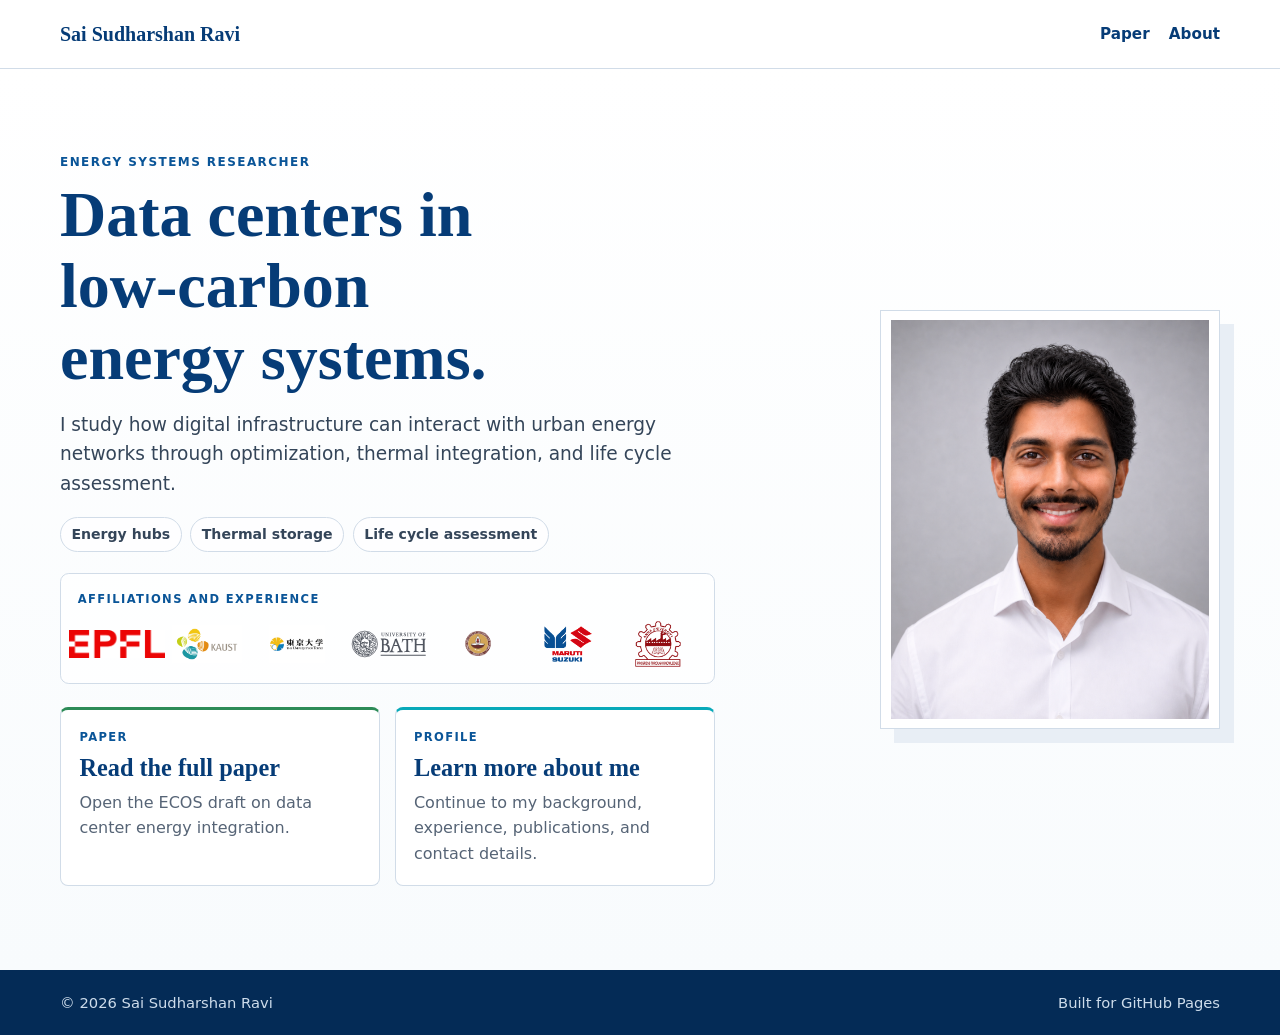
<file: public/index.html>
<!doctype html>
<html lang="en">
<head>
  <meta charset="utf-8">
  <meta name="viewport" content="width=device-width, initial-scale=1">
  <meta name="description" content="Sai Sudharshan Ravi - research paper and CV.">
  <meta name="theme-color" content="#063c77">
  <title>Sai Sudharshan Ravi | Research and CV</title>
  <link rel="icon" href="assets/favicon.svg" type="image/svg+xml">
  <link rel="stylesheet" href="assets/styles.css?v=20260624-3">
</head>
<body>
  <a class="skip-link" href="#main">Skip to content</a>
  <header class="landing-header">
    <div class="shell landing-nav">
      <a class="brand-link" href="index.html">Sai Sudharshan Ravi</a>
      <nav class="landing-actions" aria-label="Primary">
        <a href="assets/ECOS_draft_template_followed.pdf" target="_blank" rel="noopener">Paper</a>
        <a href="cv.html">About</a>
      </nav>
    </div>
  </header>

  <main id="main" class="landing-page">
    <section class="landing-hero shell">
      <div class="landing-copy">
        <p class="section-kicker">Energy systems researcher</p>
        <h1>Data centers in low-carbon energy systems.</h1>
        <p class="landing-lede">I study how digital infrastructure can interact with urban energy networks through optimization, thermal integration, and life cycle assessment.</p>
        <div class="landing-meta" aria-label="Current research themes">
          <span>Energy hubs</span>
          <span>Thermal storage</span>
          <span>Life cycle assessment</span>
        </div>
        <div class="landing-affiliations" aria-label="Affiliations and experience">
          <span>Affiliations and experience</span>
          <div class="logo-strip">
            <img class="logo-epfl" src="assets/epfl-logo.png" alt="EPFL">
            <img src="assets/kaust-logo.png" alt="KAUST">
            <img src="assets/university-of-tokyo-logo.png" alt="The University of Tokyo">
            <img src="assets/university-of-bath-logo.svg" alt="University of Bath">
            <img class="logo-seal" src="assets/iit-madras-logo.png" alt="IIT Madras">
            <img class="logo-maruti" src="assets/maruti-suzuki-logo.png" alt="Maruti Suzuki">
            <img class="logo-seal" src="assets/anna-university-logo.png" alt="Anna University">
          </div>
        </div>
        <div class="choice-grid" aria-label="Choose what to open">
          <a class="choice-card choice-primary" href="assets/ECOS_draft_template_followed.pdf" target="_blank" rel="noopener">
            <span class="choice-kicker">Paper</span>
            <strong>Read the full paper</strong>
            <span>Open the ECOS draft on data center energy integration.</span>
          </a>
          <a class="choice-card" href="cv.html">
            <span class="choice-kicker">Profile</span>
            <strong>Learn more about me</strong>
            <span>Continue to my background, experience, publications, and contact details.</span>
          </a>
        </div>
      </div>
      <figure class="landing-portrait">
        <img src="assets/headshot3.png" alt="Portrait of Sai Sudharshan Ravi">
      </figure>
    </section>
  </main>

  <footer class="site-footer">
    <div class="shell footer-flex">
      <p>© <span id="year"></span> Sai Sudharshan Ravi</p>
      <p>Built for GitHub Pages</p>
    </div>
  </footer>
  <script>document.getElementById('year').textContent = new Date().getFullYear();</script>
</body>
</html>
</file>
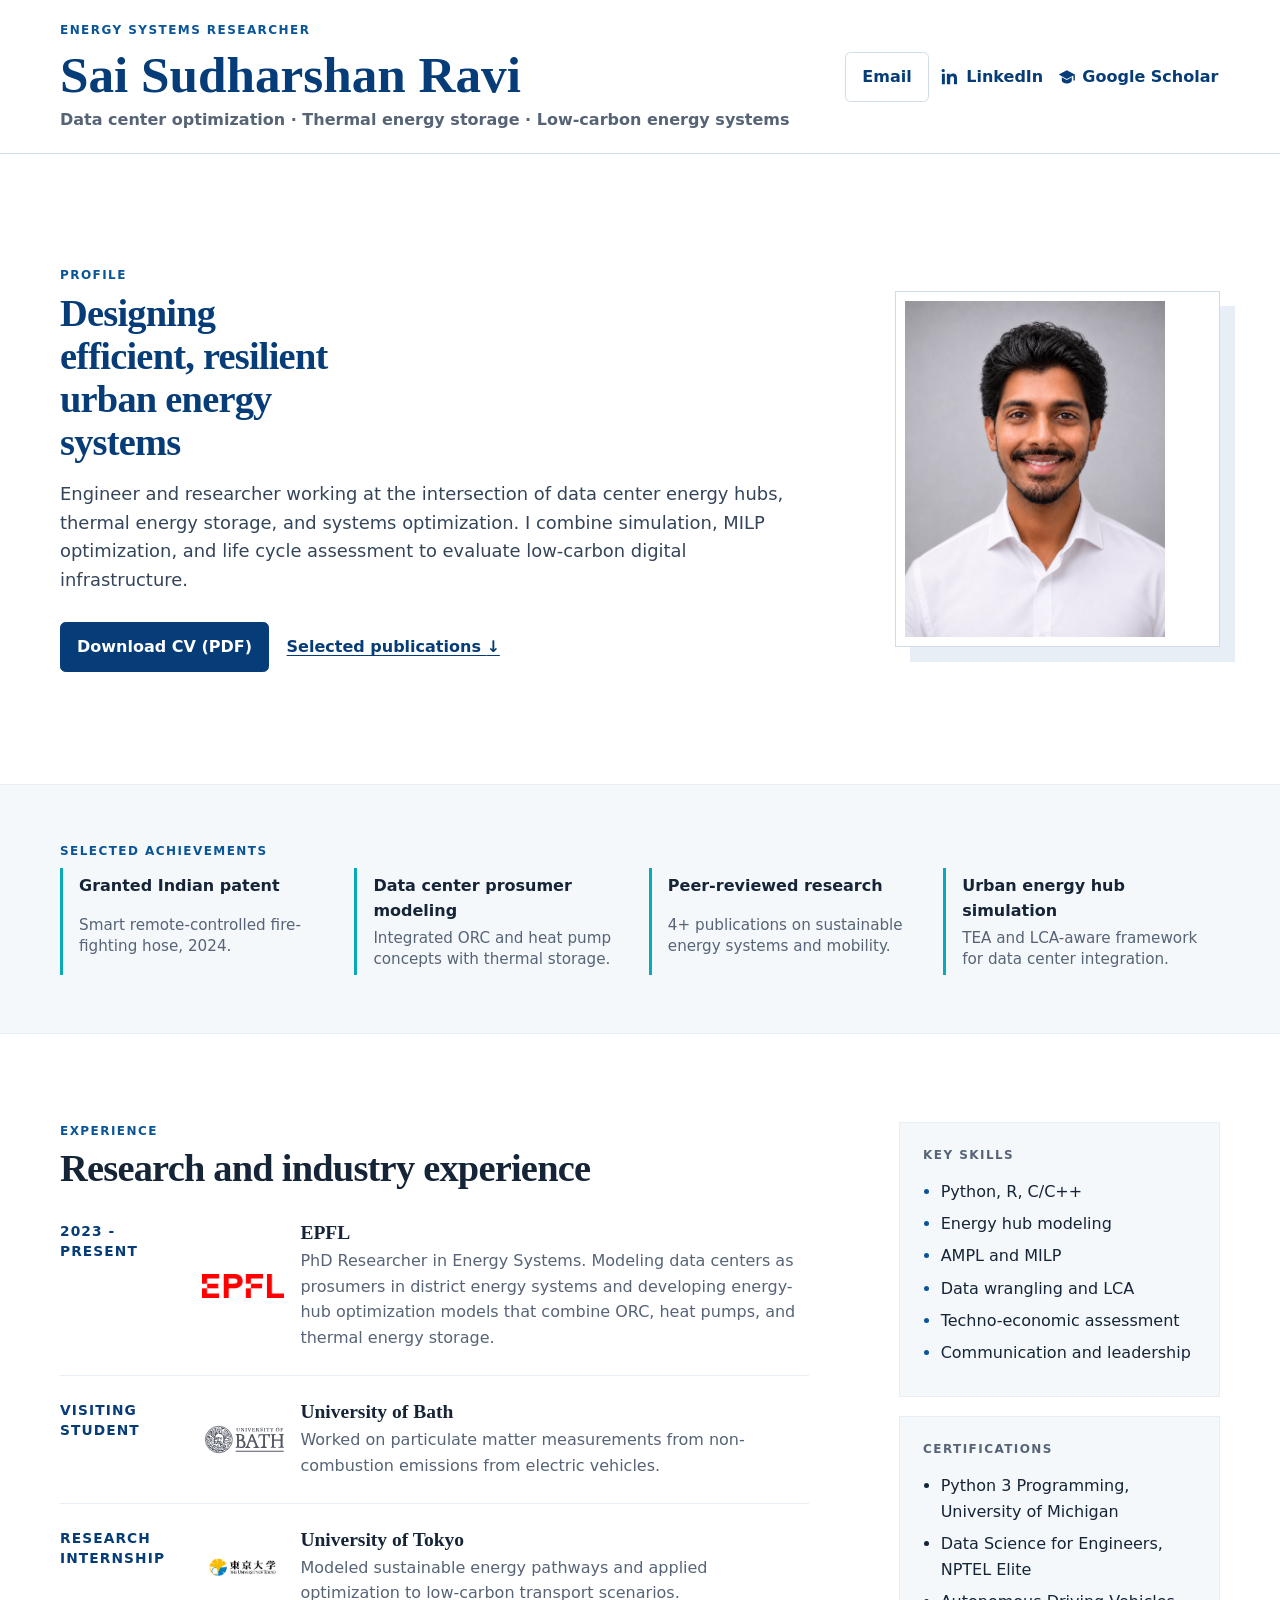
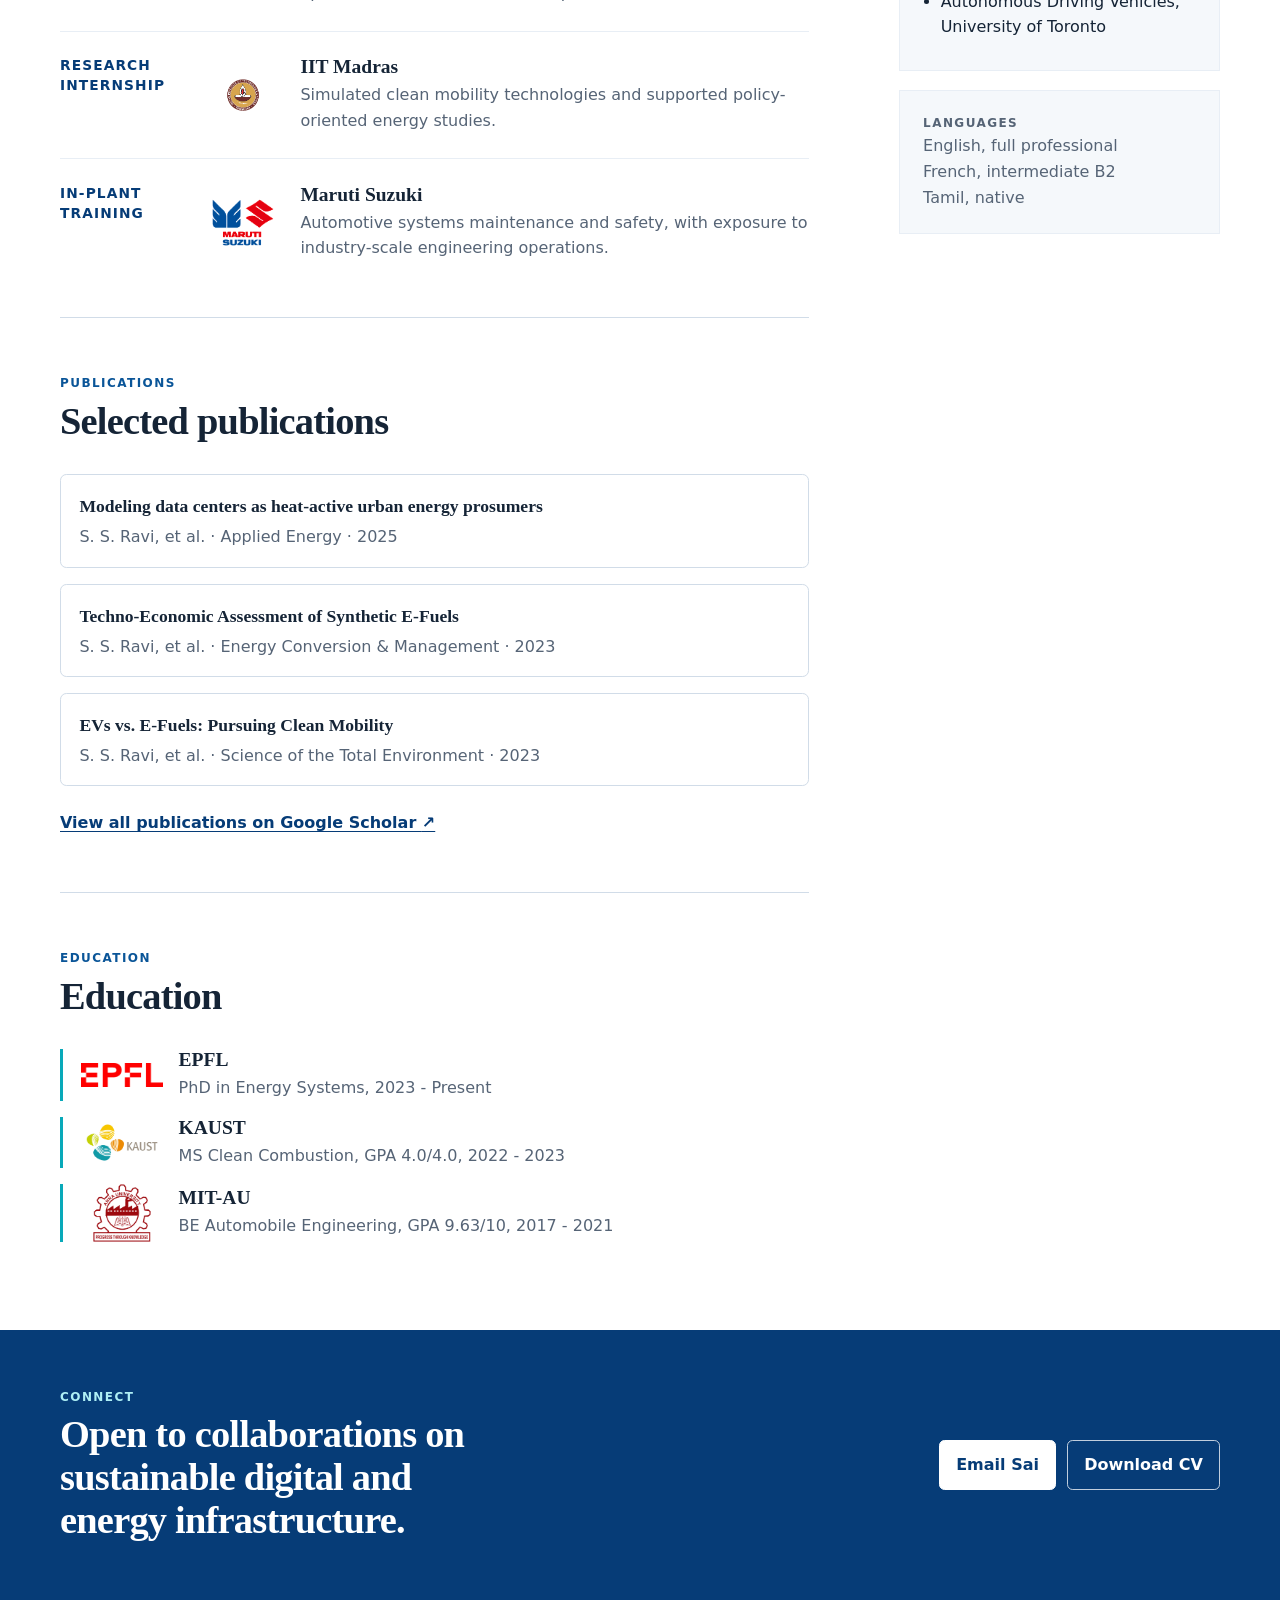
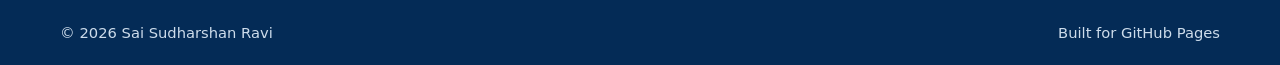
<file: public/cv.html>
<!doctype html>
<html lang="en">
<head>
  <meta charset="utf-8">
  <meta name="viewport" content="width=device-width, initial-scale=1">
  <meta name="description" content="Sai Sudharshan Ravi - Energy Systems Engineer focused on data center optimization and thermal energy storage.">
  <meta name="theme-color" content="#063c77">
  <title>Sai Sudharshan Ravi | Energy Systems Engineer</title>
  <link rel="icon" href="assets/favicon.svg" type="image/svg+xml">
  <link rel="stylesheet" href="assets/styles.css?v=20260624-3">
</head>
<body>
  <a class="skip-link" href="#main">Skip to content</a>
  <header class="site-header">
    <div class="shell header-grid">
      <div>
        <p class="eyebrow">Energy systems researcher</p>
        <h1>Sai Sudharshan Ravi</h1>
        <p class="tagline">Data center optimization · Thermal energy storage · Low-carbon energy systems</p>
      </div>
      <nav class="header-actions" aria-label="Contact and professional profiles">
        <a class="button button-secondary" href="mailto:sai.ravi@epfl.ch" aria-label="Email Sai Sudharshan Ravi">Email</a>
        <a class="icon-link" href="https://www.linkedin.com/in/sai-sudharshan-r-98b013145/" target="_blank" rel="noopener noreferrer" aria-label="Open LinkedIn profile">
          <svg viewBox="0 0 24 24" aria-hidden="true"><path d="M5.3 3.5A2.3 2.3 0 1 1 .7 3.5a2.3 2.3 0 0 1 4.6 0ZM1.2 8h4.1v14H1.2V8Zm6.7 0h4v1.9h.1c.6-1.1 1.9-2.4 4.3-2.4 4.6 0 5.5 3 5.5 7V22h-4.1v-6.8c0-1.6 0-3.8-2.3-3.8-2.4 0-2.8 1.8-2.8 3.6V22H8V8Z"/></svg>
          <span>LinkedIn</span>
        </a>
        <a class="icon-link" href="https://scholar.google.com/citations?user=BV5vAp8AAAAJ&amp;hl=en&amp;oi=ao" target="_blank" rel="noopener noreferrer" aria-label="Open Google Scholar profile">
          <svg viewBox="0 0 24 24" aria-hidden="true"><path d="M12 3 1 9l11 6 9-4.9V17h2v-8L12 3Zm-6.8 9.6V17c0 2.3 3 4 6.8 4s6.8-1.7 6.8-4v-4.4L12 16.3l-6.8-3.7Z"/></svg>
          <span>Google Scholar</span>
        </a>
      </nav>
    </div>
  </header>

  <main id="main">
    <section class="hero shell">
      <div class="hero-copy">
        <p class="section-kicker">Profile</p>
        <h2>Designing efficient, resilient urban energy systems</h2>
        <p class="lede">Engineer and researcher working at the intersection of data center energy hubs, thermal energy storage, and systems optimization. I combine simulation, MILP optimization, and life cycle assessment to evaluate low-carbon digital infrastructure.</p>
        <div class="hero-buttons">
          <a class="button" href="assets/Sai_Sudharshan_Ravi_CV.pdf" target="_blank" rel="noopener">Download CV (PDF)</a>
          <a class="text-link" href="#publications">Selected publications <span aria-hidden="true">↓</span></a>
        </div>
      </div>
      <figure class="portrait-card">
        <img src="assets/headshot3.png" alt="Portrait of Sai Sudharshan Ravi">
      </figure>
    </section>

    <section class="feature-band">
      <div class="shell">
        <p class="section-kicker">Selected achievements</p>
        <div class="highlights-grid">
          <article><strong>Granted Indian patent</strong><span>Smart remote-controlled fire-fighting hose, 2024.</span></article>
          <article><strong>Data center prosumer modeling</strong><span>Integrated ORC and heat pump concepts with thermal storage.</span></article>
          <article><strong>Peer-reviewed research</strong><span>4+ publications on sustainable energy systems and mobility.</span></article>
          <article><strong>Urban energy hub simulation</strong><span>TEA and LCA-aware framework for data center integration.</span></article>
        </div>
      </div>
    </section>

    <section class="shell content-grid">
      <div class="main-column">
        <section id="experience" class="content-section">
          <p class="section-kicker">Experience</p>
          <h2>Research and industry experience</h2>
          <ol class="timeline">
            <li>
              <div class="timeline-date">2023 - Present</div>
              <div class="entry-with-logo">
                <img class="entry-logo logo-epfl" src="assets/epfl-logo.png" alt="EPFL">
                <div><h3>EPFL</h3><p>PhD Researcher in Energy Systems. Modeling data centers as prosumers in district energy systems and developing energy-hub optimization models that combine ORC, heat pumps, and thermal energy storage.</p></div>
              </div>
            </li>
            <li>
              <div class="timeline-date">Visiting student</div>
              <div class="entry-with-logo">
                <img class="entry-logo" src="assets/university-of-bath-logo.svg" alt="University of Bath">
                <div><h3>University of Bath</h3><p>Worked on particulate matter measurements from non-combustion emissions from electric vehicles.</p></div>
              </div>
            </li>
            <li>
              <div class="timeline-date">Research internship</div>
              <div class="entry-with-logo">
                <img class="entry-logo" src="assets/university-of-tokyo-logo.png" alt="The University of Tokyo">
                <div><h3>University of Tokyo</h3><p>Modeled sustainable energy pathways and applied optimization to low-carbon transport scenarios.</p></div>
              </div>
            </li>
            <li>
              <div class="timeline-date">Research internship</div>
              <div class="entry-with-logo">
                <img class="entry-logo logo-seal" src="assets/iit-madras-logo.png" alt="IIT Madras">
                <div><h3>IIT Madras</h3><p>Simulated clean mobility technologies and supported policy-oriented energy studies.</p></div>
              </div>
            </li>
            <li>
              <div class="timeline-date">In-plant training</div>
              <div class="entry-with-logo">
                <img class="entry-logo logo-maruti" src="assets/maruti-suzuki-logo.png" alt="Maruti Suzuki">
                <div><h3>Maruti Suzuki</h3><p>Automotive systems maintenance and safety, with exposure to industry-scale engineering operations.</p></div>
              </div>
            </li>
          </ol>
        </section>

        <section id="publications" class="content-section">
          <p class="section-kicker">Publications</p>
          <h2>Selected publications</h2>
          <div class="publication-list">
            <article>
              <p class="pub-title">Modeling data centers as heat-active urban energy prosumers</p>
              <p class="pub-meta">S. S. Ravi, et al. · Applied Energy · 2025</p>
            </article>
            <article>
              <p class="pub-title">Techno-Economic Assessment of Synthetic E-Fuels</p>
              <p class="pub-meta">S. S. Ravi, et al. · Energy Conversion &amp; Management · 2023</p>
            </article>
            <article>
              <p class="pub-title">EVs vs. E-Fuels: Pursuing Clean Mobility</p>
              <p class="pub-meta">S. S. Ravi, et al. · Science of the Total Environment · 2023</p>
            </article>
          </div>
          <a class="text-link" href="https://scholar.google.com/citations?user=BV5vAp8AAAAJ&amp;hl=en&amp;oi=ao" target="_blank" rel="noopener noreferrer">View all publications on Google Scholar <span aria-hidden="true">↗</span></a>
        </section>

        <section id="education" class="content-section">
          <p class="section-kicker">Education</p>
          <h2>Education</h2>
          <div class="education-list">
            <article class="entry-with-logo">
              <img class="entry-logo logo-epfl" src="assets/epfl-logo.png" alt="EPFL">
              <div><h3>EPFL</h3><p>PhD in Energy Systems, 2023 - Present</p></div>
            </article>
            <article class="entry-with-logo">
              <img class="entry-logo" src="assets/kaust-logo.png" alt="KAUST">
              <div><h3>KAUST</h3><p>MS Clean Combustion, GPA 4.0/4.0, 2022 - 2023</p></div>
            </article>
            <article class="entry-with-logo">
              <img class="entry-logo logo-seal" src="assets/anna-university-logo.png" alt="Anna University">
              <div><h3>MIT-AU</h3><p>BE Automobile Engineering, GPA 9.63/10, 2017 - 2021</p></div>
            </article>
          </div>
        </section>
      </div>

      <aside class="side-column" aria-label="Skills and qualifications">
        <section class="side-card">
          <p class="section-kicker">Key skills</p>
          <ul class="skill-list">
            <li>Python, R, C/C++</li>
            <li>Energy hub modeling</li>
            <li>AMPL and MILP</li>
            <li>Data wrangling and LCA</li>
            <li>Techno-economic assessment</li>
            <li>Communication and leadership</li>
          </ul>
        </section>
        <section class="side-card">
          <p class="section-kicker">Certifications</p>
          <ul class="plain-list">
            <li>Python 3 Programming, University of Michigan</li>
            <li>Data Science for Engineers, NPTEL Elite</li>
            <li>Autonomous Driving Vehicles, University of Toronto</li>
          </ul>
        </section>
        <section class="side-card">
          <p class="section-kicker">Languages</p>
          <p>English, full professional<br>French, intermediate B2<br>Tamil, native</p>
        </section>
      </aside>
    </section>

    <section class="contact-band">
      <div class="shell contact-grid">
        <div>
          <p class="section-kicker">Connect</p>
          <h2>Open to collaborations on sustainable digital and energy infrastructure.</h2>
        </div>
        <div class="contact-actions">
          <a class="button button-light" href="mailto:sai.ravi@epfl.ch">Email Sai</a>
          <a class="button button-outline-light" href="assets/Sai_Sudharshan_Ravi_CV.pdf" target="_blank" rel="noopener">Download CV</a>
        </div>
      </div>
    </section>
  </main>

  <footer class="site-footer">
    <div class="shell footer-flex">
      <p>© <span id="year"></span> Sai Sudharshan Ravi</p>
      <p>Built for GitHub Pages</p>
    </div>
  </footer>
  <script>document.getElementById('year').textContent = new Date().getFullYear();</script>
</body>
</html>
</file>
<file: public/assets/styles.css>
:root {
  --ink: #152436;
  --blue: #063c77;
  --blue-2: #0a5598;
  --mist: #f5f8fb;
  --soft: #e8eef5;
  --line: #d1dce8;
  --muted: #566476;
  --paper: #ffffff;
  --accent: #08a9b9;
  --max: 1160px;
}
* { box-sizing: border-box; }
html { scroll-behavior: smooth; }
body { margin: 0; color: var(--ink); background: var(--paper); font-family: Inter, ui-sans-serif, system-ui, -apple-system, BlinkMacSystemFont, "Segoe UI", sans-serif; line-height: 1.6; }
a { color: var(--blue); }
a:hover { color: var(--blue-2); }
.shell { width: min(var(--max), calc(100% - 40px)); margin: 0 auto; }
.skip-link { position: absolute; left: -9999px; top: 0; z-index: 20; background: var(--blue); color: white; padding: 0.75rem 1rem; }
.skip-link:focus { left: 1rem; top: 1rem; }
.site-header { border-bottom: 1px solid var(--line); background: rgba(255,255,255,.95); position: sticky; top: 0; z-index: 10; backdrop-filter: blur(10px); }
.header-grid, .contact-grid { display: flex; justify-content: space-between; gap: 2rem; align-items: center; }
.site-header .shell { padding: 1.3rem 0; }
.eyebrow, .section-kicker { margin: 0 0 0.4rem; text-transform: uppercase; letter-spacing: .12em; font-size: .75rem; font-weight: 800; color: var(--blue-2); }
h1, h2, h3, p { margin-top: 0; }
h1, h2, h3 { font-family: Georgia, "Times New Roman", serif; line-height: 1.12; }
h1 { color: var(--blue); font-size: clamp(2rem, 4vw, 3.25rem); margin-bottom: .2rem; }
h2 { font-size: clamp(1.75rem, 3vw, 2.45rem); letter-spacing: -.02em; }
h3 { margin-bottom: .25rem; font-size: 1.22rem; }
.tagline { color: var(--muted); margin: 0; font-weight: 600; }
.header-actions { display: flex; flex-wrap: wrap; justify-content: flex-end; gap: .7rem; align-items: center; }
.icon-link, .button { display: inline-flex; align-items: center; justify-content: center; gap: .45rem; border-radius: .35rem; font-weight: 750; text-decoration: none; transition: transform .16s ease, background .16s ease; }
.icon-link:hover, .button:hover { transform: translateY(-1px); }
.icon-link { padding: .55rem .1rem; }
.icon-link svg { width: 1.1rem; height: 1.1rem; fill: currentColor; }
.button { background: var(--blue); color: white; padding: .7rem 1rem; border: 1px solid var(--blue); }
.button:hover { color: white; background: var(--blue-2); }
.button-secondary { color: var(--blue); background: white; border-color: var(--line); }
.button-secondary:hover { color: var(--blue); background: var(--mist); }
.landing-header { border-bottom: 1px solid var(--line); background: rgba(255,255,255,.96); }
.landing-nav { min-height: 68px; display: flex; align-items: center; justify-content: space-between; gap: 1.5rem; }
.brand-link { color: var(--blue); font-family: Georgia, "Times New Roman", serif; font-size: 1.25rem; font-weight: 700; text-decoration: none; }
.landing-actions { display: flex; align-items: center; gap: 1.2rem; font-size: .95rem; font-weight: 750; }
.landing-actions a { text-decoration: none; }
.hero { display: grid; grid-template-columns: 1.4fr .6fr; align-items: center; gap: clamp(2rem, 6vw, 5.5rem); padding: clamp(4rem, 10vw, 7rem) 0; }
.hero-copy h2 { max-width: 15ch; color: var(--blue); margin-bottom: 1rem; }
.lede { max-width: 68ch; font-size: 1.12rem; color: #344559; }
.hero-buttons { display: flex; align-items: center; gap: 1.1rem; flex-wrap: wrap; margin-top: 1.7rem; }
.text-link { font-weight: 750; text-underline-offset: .18em; }
.portrait-card { margin: 0; position: relative; justify-self: end; border: 1px solid var(--line); padding: .55rem; background: white; box-shadow: 15px 15px 0 var(--soft); }
.portrait-card img { display: block; width: min(100%, 260px); aspect-ratio: 238 / 308; object-fit: cover; height: auto; }
.landing-page { min-height: calc(100vh - 68px); background: linear-gradient(180deg, #ffffff 0%, #f8fbfd 100%); }
.landing-hero { min-height: calc(100vh - 68px); display: grid; grid-template-columns: minmax(0, 1.1fr) minmax(280px, .72fr); align-items: center; gap: clamp(2.5rem, 6vw, 5rem); padding: clamp(3.25rem, 7vw, 5.25rem) 0; }
.landing-copy h1 { font-size: clamp(2.35rem, 5vw, 4.4rem); max-width: 13.5ch; margin-bottom: 1rem; }
.landing-lede { max-width: 60ch; color: #344559; font-size: clamp(1rem, 1.6vw, 1.16rem); margin-bottom: 1.15rem; }
.landing-meta { display: flex; flex-wrap: wrap; gap: .55rem; margin-bottom: 1.35rem; }
.landing-meta span { border: 1px solid var(--line); border-radius: 999px; background: rgba(255,255,255,.82); color: #344559; font-size: .88rem; font-weight: 720; padding: .32rem .65rem; }
.landing-affiliations { margin: 0 0 1.45rem; padding: 1rem 1.05rem; border: 1px solid var(--line); border-radius: .55rem; background: rgba(255,255,255,.86); }
.landing-affiliations > span { display: block; margin-bottom: .75rem; color: var(--blue-2); font-size: .72rem; font-weight: 850; letter-spacing: .12em; text-transform: uppercase; }
.choice-grid { display: grid; grid-template-columns: repeat(2, minmax(0, 1fr)); gap: .9rem; max-width: 700px; }
.choice-card { min-height: 148px; display: grid; align-content: start; gap: .48rem; padding: 1.15rem; border: 1px solid var(--line); border-top: 3px solid var(--accent); border-radius: .5rem; background: white; color: var(--ink); text-decoration: none; transition: transform .16s ease, border-color .16s ease, box-shadow .16s ease; }
.choice-card:hover { color: var(--ink); transform: translateY(-2px); border-color: var(--blue-2); box-shadow: 0 14px 30px rgba(21,36,54,.12); }
.choice-card strong { font-family: Georgia, "Times New Roman", serif; font-size: clamp(1.18rem, 2vw, 1.52rem); line-height: 1.14; color: var(--blue); }
.choice-card span:last-child { color: var(--muted); }
.choice-kicker { color: var(--blue-2); font-size: .72rem; font-weight: 850; letter-spacing: .12em; text-transform: uppercase; }
.choice-primary { border-top-color: #2c8b57; }
.landing-portrait { margin: 0; justify-self: end; width: min(100%, 340px); border: 1px solid var(--line); padding: .6rem; background: white; box-shadow: 14px 14px 0 var(--soft); }
.landing-portrait img { display: block; width: 100%; aspect-ratio: 4 / 5; object-fit: cover; }
.logo-strip { display: grid; grid-template-columns: repeat(7, minmax(74px, 1fr)); align-items: center; gap: .8rem; }
.logo-strip img { justify-self: center; max-width: min(100%, 108px); max-height: 38px; object-fit: contain; filter: saturate(.9); }
.logo-strip .logo-epfl { max-width: 96px; max-height: 28px; }
.logo-strip .logo-seal { max-width: 46px; max-height: 46px; }
.logo-strip .logo-maruti { max-width: 82px; max-height: 44px; }
.feature-band { padding: 3.6rem 0; background: var(--mist); border-top: 1px solid var(--soft); border-bottom: 1px solid var(--soft); }
.highlights-grid { display: grid; grid-template-columns: repeat(4, 1fr); gap: 1.1rem; }
.highlights-grid article { border-left: 3px solid var(--accent); padding: .3rem 0 .3rem 1rem; display: grid; gap: .25rem; }
.highlights-grid span { color: var(--muted); font-size: .95rem; line-height: 1.4; }
.content-grid { display: grid; grid-template-columns: minmax(0, 1.75fr) minmax(260px, .75fr); gap: clamp(2.3rem, 7vw, 6rem); padding: 5.5rem 0; }
.content-section { padding-bottom: 3.5rem; margin-bottom: 3.5rem; border-bottom: 1px solid var(--line); }
.content-section:last-child { padding-bottom: 0; margin-bottom: 0; border-bottom: 0; }
.timeline { list-style: none; padding: 0; margin: 1.7rem 0 0; }
.timeline li { display: grid; grid-template-columns: 120px 1fr; gap: 1.4rem; padding: 0 0 1.55rem; margin-bottom: 1.55rem; border-bottom: 1px solid var(--soft); }
.timeline li:last-child { border-bottom: 0; margin-bottom: 0; padding-bottom: 0; }
.timeline-date { color: var(--blue); font-size: .86rem; font-weight: 800; line-height: 1.45; text-transform: uppercase; letter-spacing: .08em; }
.timeline p, .education-list p, .side-card p { margin-bottom: 0; color: var(--muted); }
.entry-with-logo { display: grid; grid-template-columns: 82px 1fr; align-items: center; gap: 1rem; }
.entry-logo { width: 82px; max-height: 48px; object-fit: contain; justify-self: center; }
.entry-logo.logo-epfl { max-height: 34px; }
.entry-logo.logo-seal { width: 58px; max-height: 58px; }
.entry-logo.logo-maruti { width: 72px; max-height: 58px; }
.publication-list { display: grid; gap: 1rem; margin-bottom: 1.5rem; }
.publication-list article { padding: 1.05rem 1.15rem; border: 1px solid var(--line); border-radius: .4rem; }
.pub-title { font-family: Georgia, "Times New Roman", serif; font-size: 1.1rem; font-weight: 700; margin-bottom: .25rem; }
.pub-meta { color: var(--muted); margin-bottom: 0; }
.education-list { display: grid; gap: 1rem; }
.education-list article { padding-left: 1.1rem; border-left: 3px solid var(--accent); }
.side-column { display: grid; align-content: start; gap: 1.2rem; }
.side-card { background: var(--mist); padding: 1.45rem; border: 1px solid var(--soft); }
.skill-list, .plain-list { margin: .85rem 0 0; padding-left: 1.1rem; }
.skill-list li, .plain-list li { margin: .42rem 0; }
.skill-list li::marker { color: var(--blue-2); }
.contact-band { background: var(--blue); color: white; padding: 3.6rem 0; }
.contact-band .section-kicker { color: #aeeff5; }
.contact-band h2 { margin-bottom: 0; max-width: 23ch; }
.contact-actions { display: flex; gap: .7rem; flex-wrap: wrap; justify-content: flex-end; }
.button-light { color: var(--blue); background: white; border-color: white; }
.button-light:hover { color: var(--blue); background: var(--mist); }
.button-outline-light { color: white; background: transparent; border-color: rgba(255,255,255,.75); }
.button-outline-light:hover { background: rgba(255,255,255,.12); }
.site-footer { padding: 1.3rem 0; background: #042b56; color: #cddceb; font-size: .92rem; }
.footer-flex { display: flex; gap: 1rem; justify-content: space-between; }
.footer-flex p { margin: 0; }
@media (max-width: 820px) {
  .site-header { position: static; }
  .landing-nav { align-items: flex-start; flex-direction: column; justify-content: center; padding: 1rem 0; }
  .header-grid, .contact-grid { align-items: flex-start; flex-direction: column; }
  .header-actions { justify-content: flex-start; }
  .hero { grid-template-columns: 1fr; padding: 4rem 0; }
  .portrait-card { justify-self: start; }
  .landing-page { min-height: auto; }
  .landing-hero { min-height: auto; grid-template-columns: 1fr; padding: 3.2rem 0 2.8rem; }
  .landing-copy h1 { max-width: 100%; }
  .landing-portrait { justify-self: start; width: min(100%, 320px); }
  .logo-strip { grid-template-columns: repeat(4, minmax(82px, 1fr)); }
  .highlights-grid { grid-template-columns: repeat(2, 1fr); }
  .content-grid { grid-template-columns: 1fr; }
  .side-column { grid-template-columns: repeat(2, 1fr); }
  .side-card:last-child { grid-column: 1 / -1; }
  .contact-actions { justify-content: flex-start; }
}
@media (max-width: 560px) {
  .shell { width: min(var(--max), calc(100% - 28px)); }
  h1 { font-size: 2.25rem; }
  .header-actions { gap: .4rem .75rem; }
  .icon-link span { display: none; }
  .choice-grid { grid-template-columns: 1fr; }
  .choice-card { min-height: 150px; }
  .logo-strip { grid-template-columns: repeat(2, minmax(120px, 1fr)); }
  .entry-with-logo { grid-template-columns: 1fr; align-items: start; gap: .6rem; }
  .entry-logo { justify-self: start; }
  .highlights-grid, .side-column { grid-template-columns: 1fr; }
  .timeline li { grid-template-columns: 1fr; gap: .35rem; }
  .side-card:last-child { grid-column: auto; }
  .footer-flex { align-items: flex-start; flex-direction: column; }
}
@media print {
  .site-header { position: static; }
  .header-actions, .hero-buttons, .contact-band, .site-footer { display: none; }
  .hero { padding: 1.5rem 0; }
  .content-grid { padding: 2rem 0; }
}
</file>
